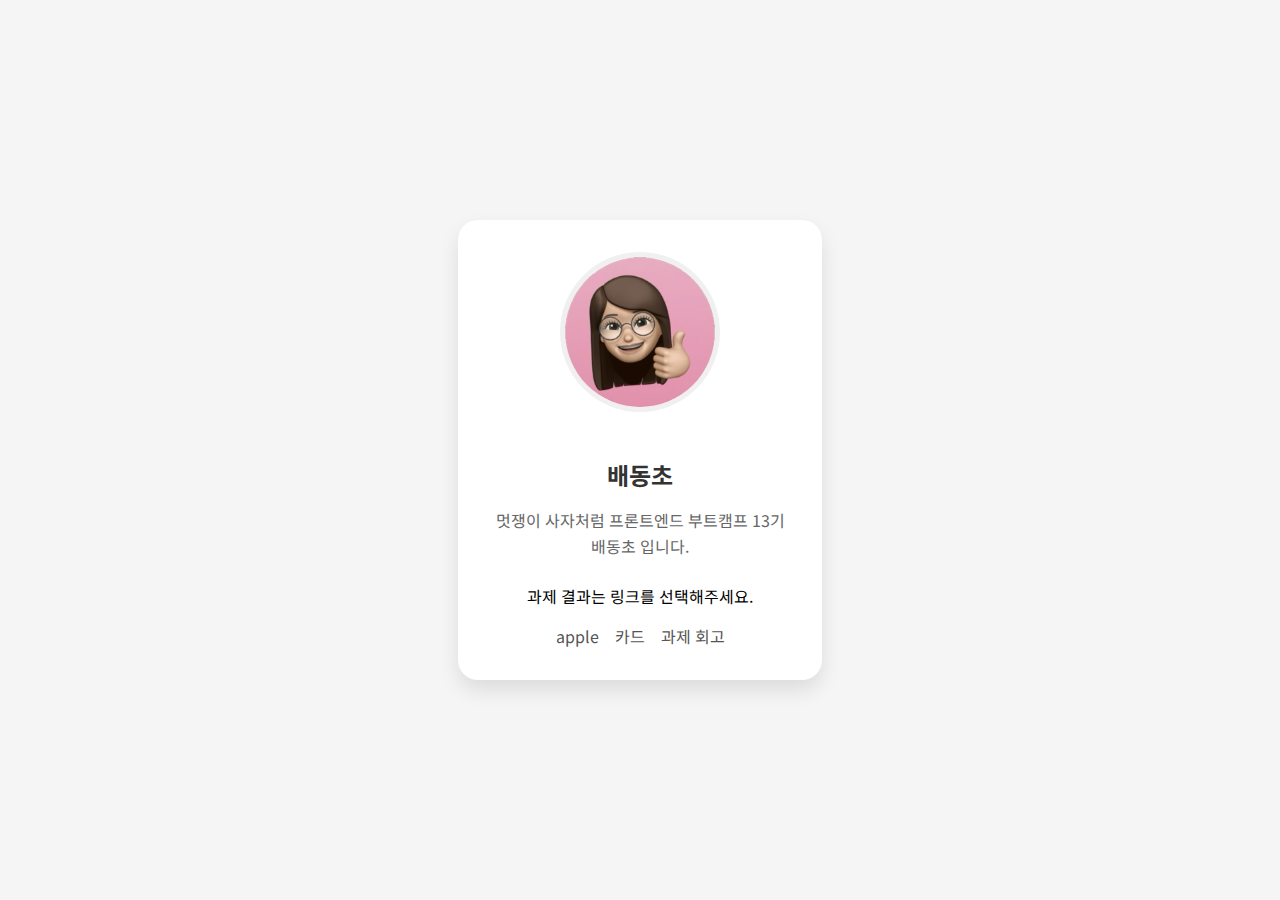
<file: index.html>
<!doctype html>
<html lang="ko">
  <head>
    <meta charset="UTF-8" />
    <meta name="viewport" content="width=device-width, initial-scale=1.0" />
    <title>HTML/CSS 과제</title>
    <style>
      body {
        margin: 0;
        padding: 0;
        font-family: "Noto Sans KR", sans-serif;
        background-color: #f5f5f5;
        display: flex;
        justify-content: center;
        align-items: center;
        min-height: 100vh;
      }

      .profile-card {
        background: white;
        border-radius: 20px;
        box-shadow: 0 10px 20px rgba(0, 0, 0, 0.1);
        padding: 2rem;
        width: 300px;
        text-align: center;
      }

      .profile-image {
        width: 150px;
        height: 150px;
        border-radius: 50%;
        margin-bottom: 1.5rem;
        object-fit: cover;
        border: 5px solid #f0f0f0;
      }

      .name {
        font-size: 1.5rem;
        font-weight: bold;
        color: #333;
        margin-bottom: 0.5rem;
      }

      .bio {
        color: #666;
        line-height: 1.6;
        margin-bottom: 1.5rem;
      }

      .homework-links {
        display: flex;
        justify-content: center;
        gap: 1rem;
        margin: 0;
        padding: 0;
        list-style: none;
      }

      .homework-links a {
        color: #555;
        text-decoration: none;
        transition: color 0.3s ease;
      }

      .homework-links a:hover {
        color: #007bff;
      }
    </style>
    <link href="https://fonts.googleapis.com/css2?family=Noto+Sans+KR:wght@400;700&display=swap" rel="stylesheet" />
    <link rel="stylesheet" href="https://cdnjs.cloudflare.com/ajax/libs/font-awesome/5.15.4/css/all.min.css" />
  </head>
  <body>
    <div class="profile-card">
      <img src="./src/assets/images/iphon.png" alt="프로필 이미지" class="profile-image" />
      <h1 class="name">배동초</h1>
      <p class="bio">멋쟁이 사자처럼 프론트엔드 부트캠프 13기 배동초 입니다.</p>
      <p>과제 결과는 링크를 선택해주세요.</p>
      <ul class="homework-links">
        <!-- <li><a href="./src/md/markdown.md">마크다운 문법</a></li>
        <li><a href="./src/md/retrospect.md">회고</a</li>
          <li><a href="./src/avatars/avatars.html">Avatars 과제</a></li>
          <li><a href="./src/avatars/avatars.md">3주차 회고</a></li> -->
        <!-- <li><a href="./src/login/login.html">login</a></li>
        <li><a href="./src/login/login.md">4주차 회고</a></li> -->
        <li><a href="./src/apple/apple.html">apple</a></li>
        <li><a href="./src/apple/card-component.html">카드</a></li>
        <li><a href="./src/apple/apple.md">과제 회고</a></li>
      </ul>
    </div>
  </body>
</html>
</file>
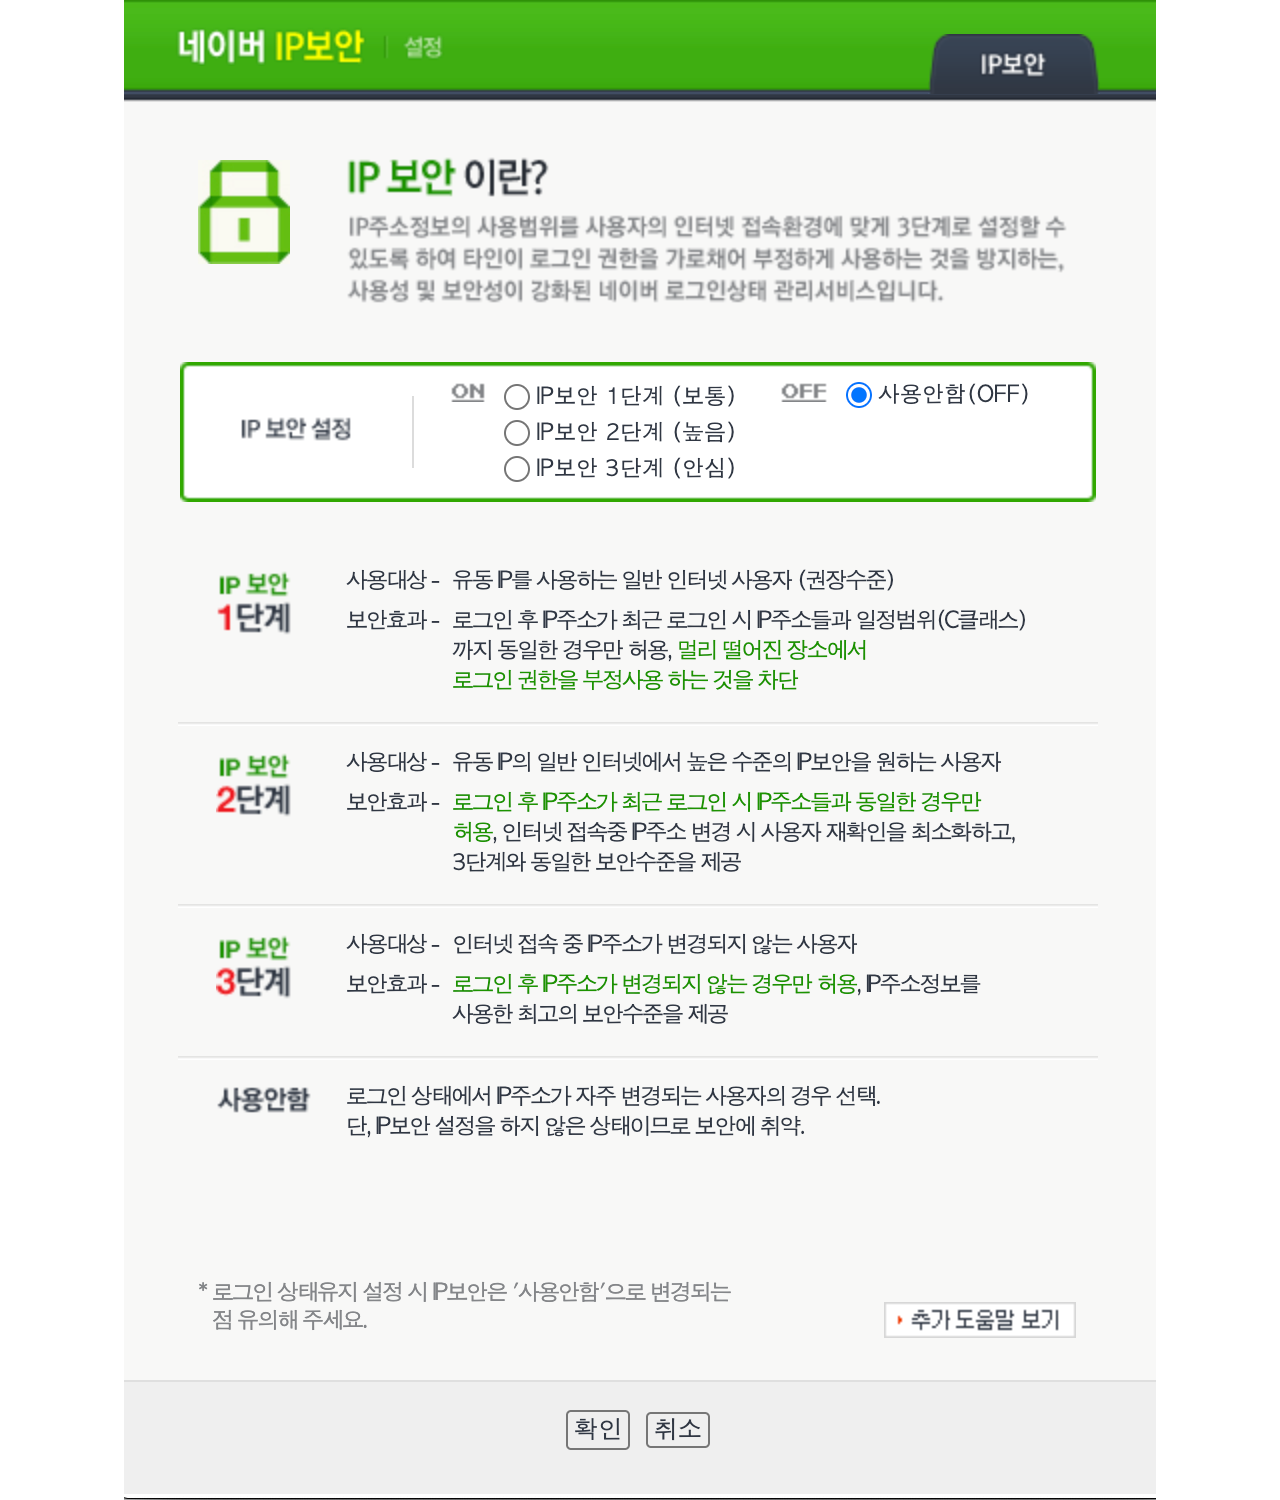
<file: src/login/pages/ip_security.html>
<!doctype html>
<html lang="ko">
  <head>
    <meta charset="UTF-8" />
    <meta name="viewport" content="width=device-width, initial-scale=1.0" />
    <title>네이버 IP 보안 로그인</title>
    <style>
      body {
        margin: 0;
      }

      div {
        display: flex;
        justify-content: center;
      }

      img {
        max-width: 100%;
        height: auto;
        margin: 0 auto;
      }
    </style>
  </head>

  <body>
    <div>
      <img src="./ip-security.png" alt="IP 보안 이란?..." />
    </div>
  </body>
</html>
</file>
